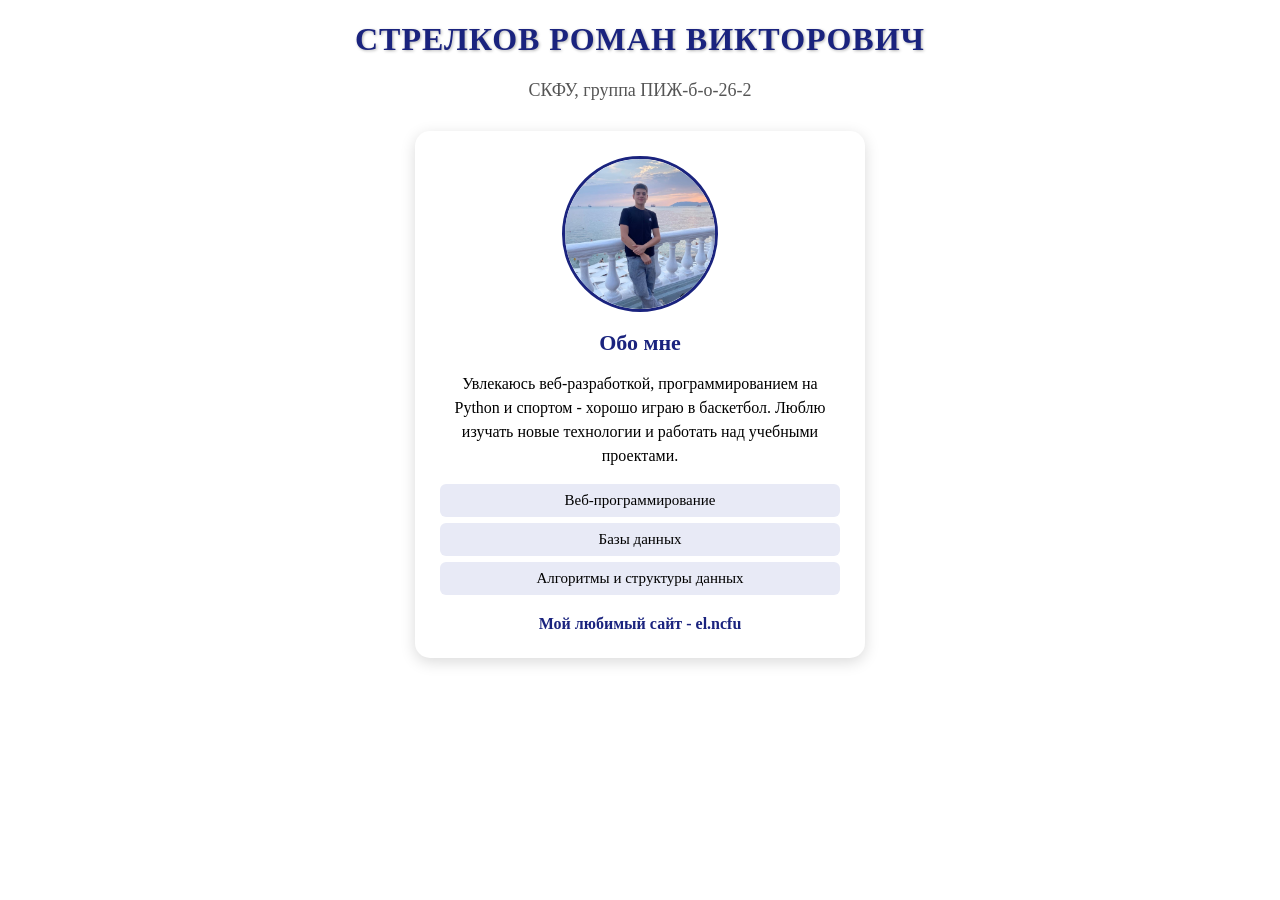
<file: Лабораторная работа №3/student-card/index.html>
<!DOCTYPE html>
<html lang="ru">
<head>
 <meta charset="UTF-8">
 <meta name="viewport" content="width=device-width, initial-scale=1.0">
 <title>Карточка студента</title>
 <link rel="stylesheet" href="styles.css">
</head>
<body>
 <h1>Стрелков Роман Викторович</h1>
 <p class="institution">СКФУ, группа ПИЖ-б-о-26-2</p>
 <div class="card">
 <!-- Аватар -->
 <img src="avatar.jpg" alt="Фото студента" class="avatar">
 <h2>Обо мне</h2>
 <p>
 Увлекаюсь веб-разработкой, программированием на Python
 и спортом - хорошо играю в баскетбол. Люблю изучать новые технологии
 и работать над учебными проектами.
 </p>
 <ul>
 <li>Веб-программирование</li>
 <li>Базы данных</li>
 <li>Алгоритмы и структуры данных</li>
 </ul>
 <a href="https://el.ncfu.ru/" target="_blank">
 Мой любимый сайт - el.ncfu
 </a>
 </div>
</body>
</html>
</file>
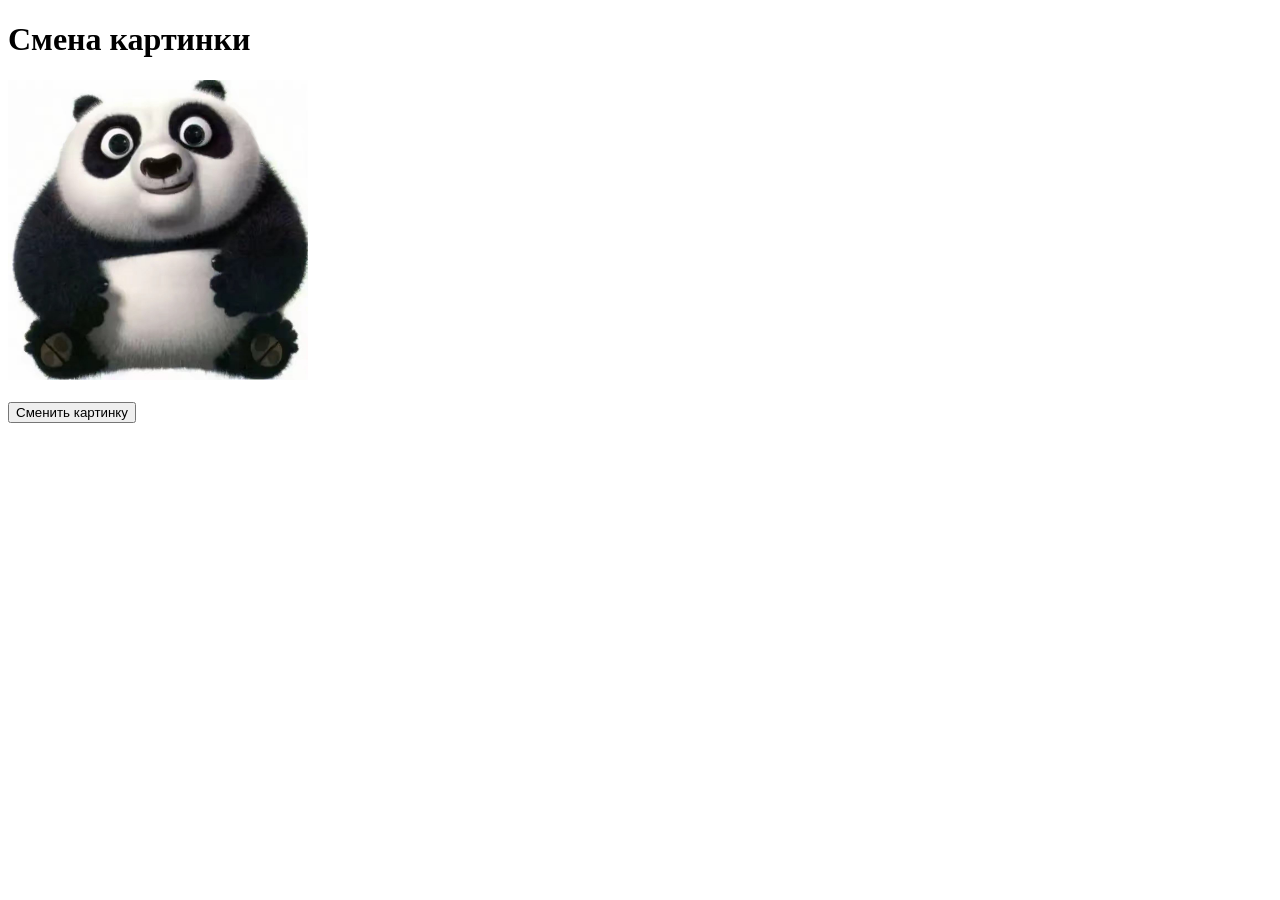
<file: Лабораторная работа №4/Ramzesio/index.html>
<!DOCTYPE html>
<html lang="ru">
<head>
    <meta charset="UTF-8">
    <title>Смена картинки</title>
</head>
<body>
    <h1>Смена картинки</h1>
    
    <!-- Картинка. Изначально стоит image1.jpg -->
    <img id="myImage" src="image1.jpg" alt="Картинка" width="300">
    
    <br><br>
    
    <!-- Кнопка -->
    <button id="changeBtn">Сменить картинку</button>

    <!-- Подключаем скрипт -->
    <script src="script.js"></script>
</body>
</html>
</file>
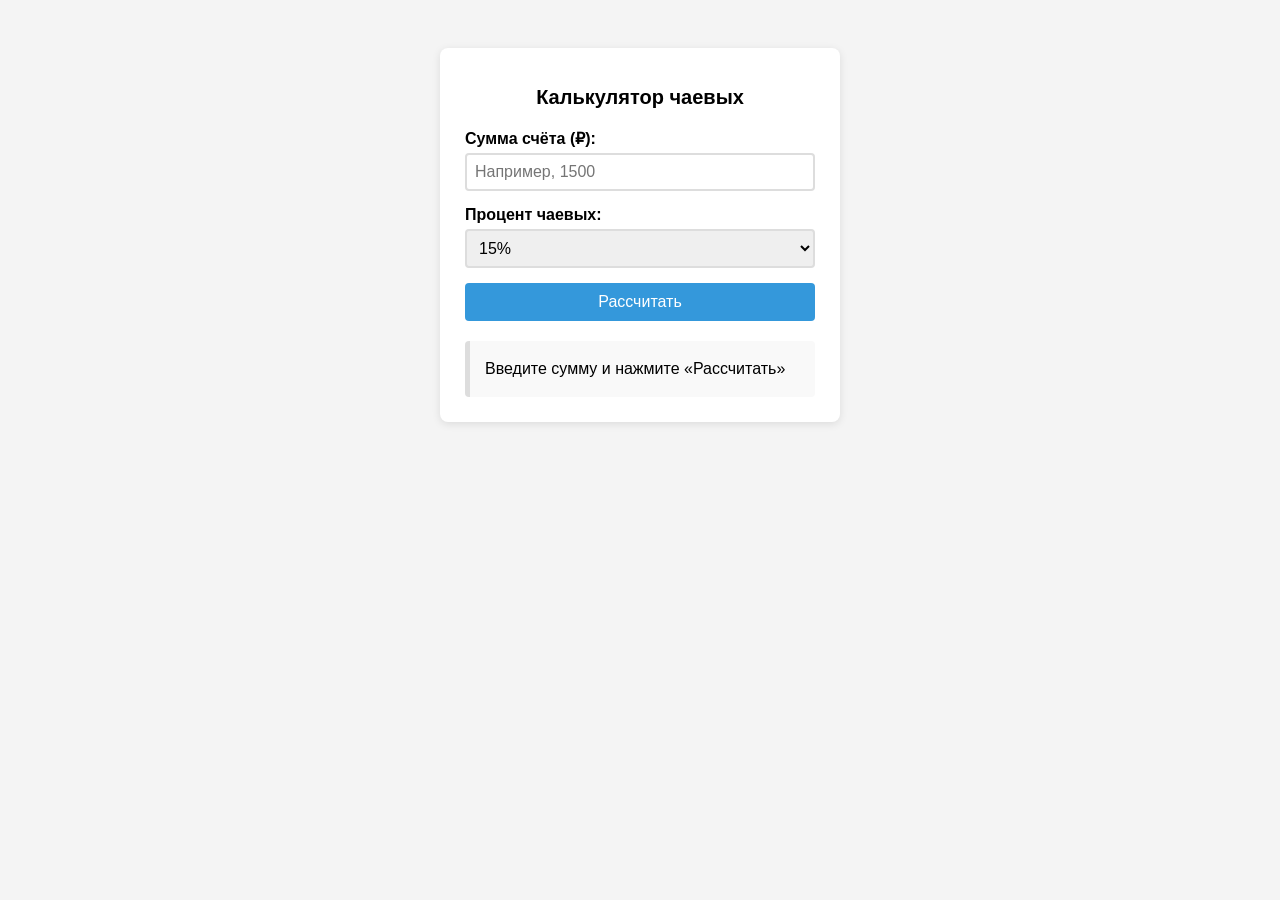
<file: Лабораторная работа №4/tip-calculator/index.html>
<!DOCTYPE html> 
<html lang="ru"> 
<head> 
<meta charset="UTF-8"> 
<title>Калькулятор чаевых</title> 
<style> 
body { 
font-family: Arial, sans-serif; 
background: #f4f4f4; 
display: flex; 
justify-content: center; 
padding: 40px; 
} 
.container { 
background: #fff; 
padding: 25px; 
      border-radius: 8px; 
      width: 350px; 
      box-shadow: 0 2px 8px rgba(0, 0, 0, 0.1); 
    } 
 
    h1 { 
      font-size: 20px; 
      margin-bottom: 20px; 
      text-align: center; 
    } 
 
    label { 
      display: block; 
      margin-bottom: 5px; 
      font-weight: bold; 
    } 
 
    input, 
    select { 
      width: 100%; 
      padding: 8px; 
      margin-bottom: 15px; 
      border: 2px solid #ddd; 
      border-radius: 4px; 
      font-size: 16px; 
      box-sizing: border-box; 
    } 
 
    button { 
      width: 100%; 
      padding: 10px; 
      background: #3498db; 
      color: #fff; 
      border: none; 
      border-radius: 4px; 
      font-size: 16px; 
      cursor: pointer; 
    } 
 
    button:hover { 
      background: #2980b9; 
    } 
 
    #result { 
margin-top: 20px; 
padding: 15px; 
border-left: 5px solid #ddd; 
background: #f9f9f9; 
border-radius: 4px; 
line-height: 1.6; 
} 
</style> 
</head> 
<body> 
<div class="container"> 
<h1>Калькулятор чаевых</h1> 
<!-- Поле для суммы счёта --> 
<label for="bill">Сумма счёта (₽):</label> 
<input type="number" id="bill" placeholder="Например, 1500"> 
<!-- Выпадающий список с процентом --> 
<label for="tip">Процент чаевых:</label> 
<select id="tip"> 
<option value="5">5%</option> 
<option value="10">10%</option> 
<option value="15" selected>15%</option> 
<option value="20">20%</option> 
</select> 
<!-- Кнопка --> 
<button id="calcBtn">Рассчитать</button> 
<!-- Блок для результата --> 
<div id="result">Введите сумму и нажмите «Рассчитать»</div> 
</div> 
<!-- Подключаем внешний JavaScript-файл --> 
<script src="script.js"></script> 
</body> 
</html>
</file>
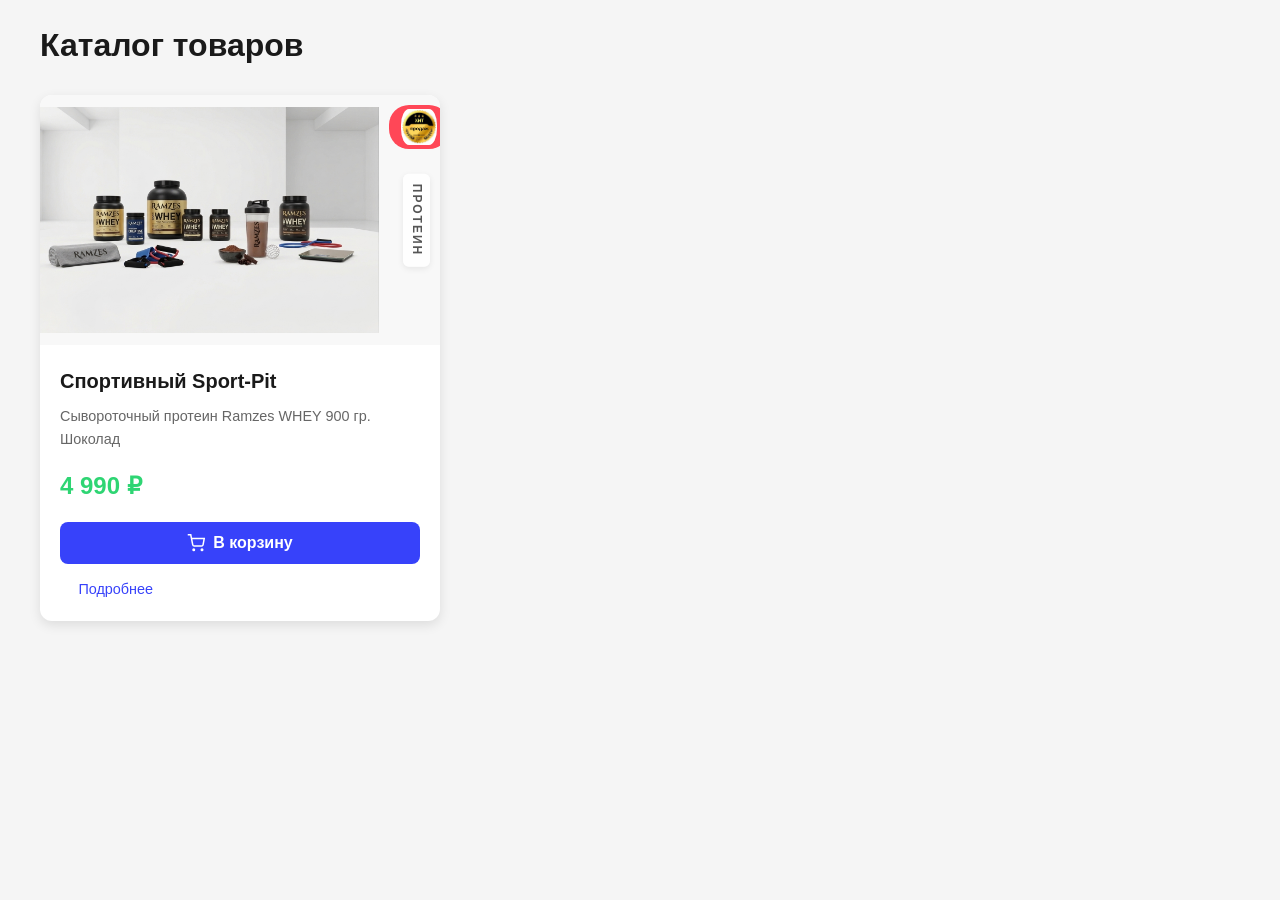
<file: Лабораторная работа №5/product-card/index.html>
<!DOCTYPE html>
<html lang="ru">
<head>
    <meta charset="UTF-8">
    <meta name="viewport" content="width=device-width, initial-scale=1.0">
    <title>Sport-Pit от Ramzesio</title>
    <link rel="stylesheet" href="styles.css">
</head>
<body>
    <main>
        <h1>Каталог товаров</h1>

        <!-- Область для объявлений скринридерам -->
        <div
            aria-live="polite"
            aria-atomic="true"
            class="visually-hidden"
            id="live-region">
        </div>

        <!-- Карточка товара -->
        <article
            class="card"
            aria-labelledby="product-title"
            aria-describedby="product-desc">

            <!-- Изображение товара и бейджи -->
            <div class="card__image-wrapper">
                <img
                    src="images/product.jpg"
                    alt="Сывороточный протеин Ramzes WHEY, шоколад"
                    class="card__image">

<!-- Декоративное изображение (скрыто от скринридеров) -->
<div class="card__image-wrapper">
    <img src="images/product.jpg" alt="" aria-hidden="true" class="card__image">
    
    <!-- А вот тут теперь картинка бейджа -->
    <img src="images/badge.png" alt="" aria-hidden="true" class="card__badge">
</div>

                <span class="card__category">
                    Протеин
                </span>
            </div>

            <!-- Контентная часть -->
            <div class="card__content">
                <h2 class="card__title" id="product-title">
                    Спортивный Sport-Pit
                </h2>

                <p class="card__description" id="product-desc">
                    Сывороточный протеин Ramzes WHEY 900 гр. Шоколад
                </p>

                <!-- Цена -->
                <p class="card__price">
                    <span class="card__price-value" aria-label="4990 рублей">
                        4 990 ₽
                    </span>
                </p>

                <!-- Кнопка добавления в корзину -->
<button
    class="card__button button button--primary"
    type="button"
    aria-label="Добавить протеин в корзину"
    onclick="addToCart()">
    <svg class="button__icon" aria-hidden="true" width="18" height="18" viewBox="0 0 24 24" fill="none" stroke="currentColor" stroke-width="2">
        <circle cx="9" cy="21" r="1"></circle>
        <circle cx="20" cy="21" r="1"></circle>
        <path d="M1 1h4l2.68 13.39a2 2 0 0 0 2 1.61h9.72a2 2 0 0 0 2-1.61L23 6H6"></path>
    </svg>
    <span class="button__text">В корзину</span>
</button>

                <!-- Ссылка Подробнее -->
                <a
                    href="#"
                    class="card__link link"
                    aria-label="Подробнее о протеине">
                    Подробнее
                </a>
            </div>
        </article>
    </main>

    <!-- JavaScript -->
    <script>
        function addToCart() {
            const liveRegion = document.getElementById('live-region');
            liveRegion.textContent = 'Товар добавлен в корзину';

            setTimeout(() => {
                liveRegion.textContent = '';
            }, 300
</file>
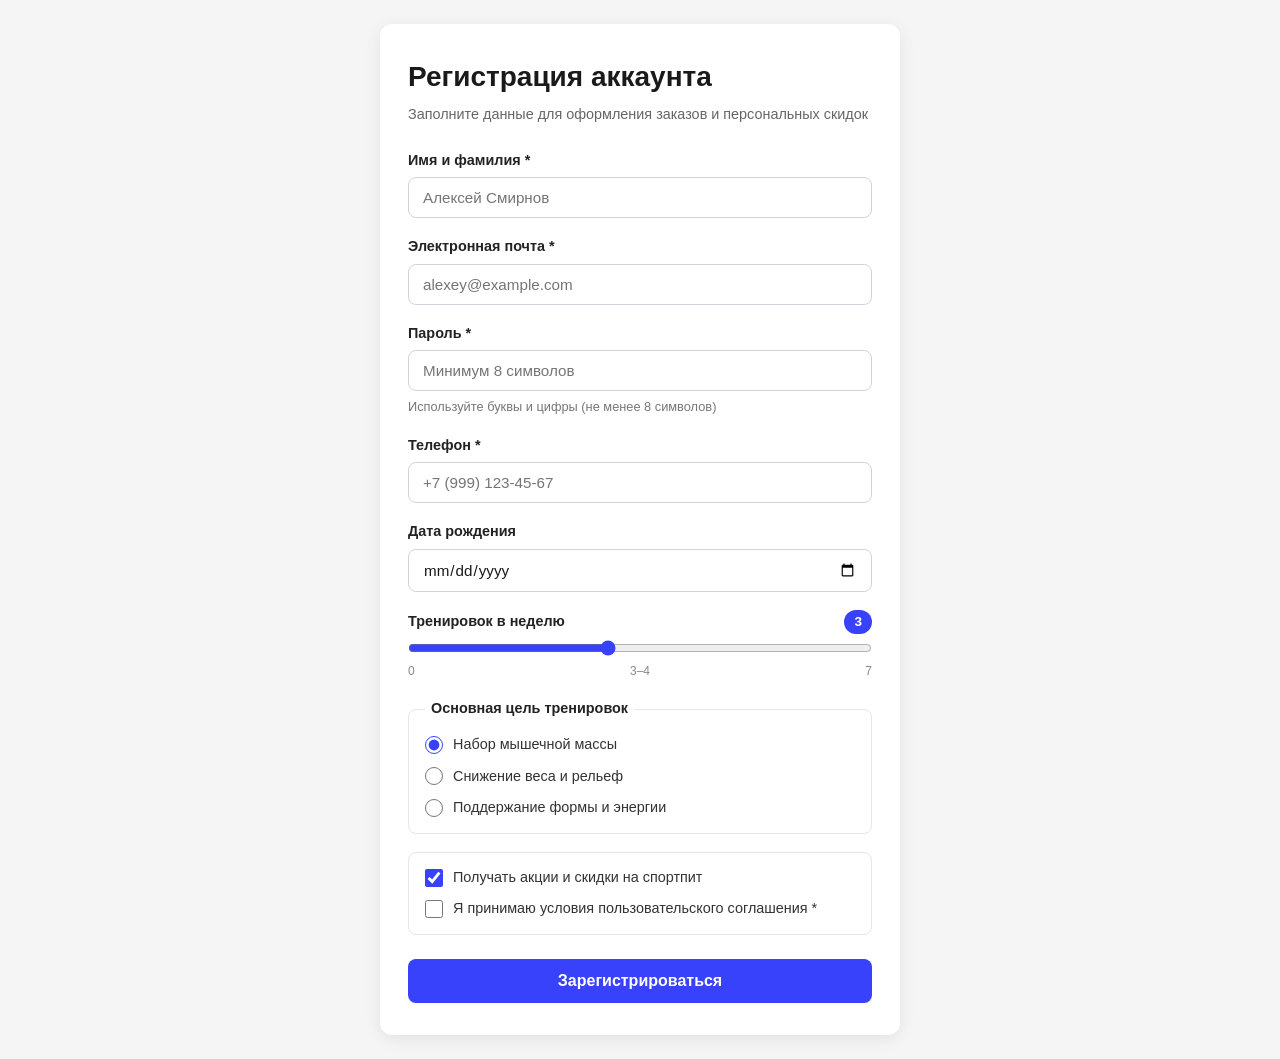
<file: Лабораторная работа №5/Ramzesio/index.html>
<!DOCTYPE html>
<html lang="ru">
<head>
    <meta charset="UTF-8">
    <meta name="viewport" content="width=device-width, initial-scale=1.0">
    <title>Регистрация — Sport-Pit от Ramzesio</title>
    <link rel="stylesheet" href="register.css">
</head>
<body>
    <main class="page">
        <section class="form-card" aria-labelledby="form-title">
            <h1 class="form-card__title" id="form-title">Регистрация аккаунта</h1>
            <p class="form-card__subtitle">Заполните данные для оформления заказов и персональных скидок</p>

            <form class="form" action="#" method="post">
                <!-- 1. TEXT -->
                <div class="form__group">
                    <label class="form__label" for="user-name">Имя и фамилия *</label>
                    <input
                        class="form__input"
                        type="text"
                        id="user-name"
                        name="name"
                        placeholder="Алексей Смирнов"
                        autocomplete="name"
                        required>
                </div>

                <!-- 2. EMAIL -->
                <div class="form__group">
                    <label class="form__label" for="user-email">Электронная почта *</label>
                    <input
                        class="form__input"
                        type="email"
                        id="user-email"
                        name="email"
                        placeholder="alexey@example.com"
                        autocomplete="email"
                        required>
                </div>

                <!-- 3. PASSWORD -->
                <div class="form__group">
                    <label class="form__label" for="user-password">Пароль *</label>
                    <input
                        class="form__input"
                        type="password"
                        id="user-password"
                        name="password"
                        placeholder="Минимум 8 символов"
                        minlength="8"
                        autocomplete="new-password"
                        aria-describedby="password-hint"
                        required>
                    <span class="form__hint" id="password-hint">Используйте буквы и цифры (не менее 8 символов)</span>
                </div>

                <!-- 4. TEL -->
                <div class="form__group">
                    <label class="form__label" for="user-phone">Телефон *</label>
                    <input
                        class="form__input"
                        type="tel"
                        id="user-phone"
                        name="phone"
                        placeholder="+7 (999) 123-45-67"
                        autocomplete="tel"
                        required>
                </div>

                <!-- 5. DATE -->
                <div class="form__group">
                    <label class="form__label" for="user-birthdate">Дата рождения</label>
                    <input
                        class="form__input"
                        type="date"
                        id="user-birthdate"
                        name="birthdate"
                        min="1940-01-01"
                        max="2012-12-31">
                </div>

                <!-- 6. RANGE -->
                <div class="form__group">
                    <div class="form__range-header">
                        <label class="form__label" for="training-freq">Тренировок в неделю</label>
                        <output class="form__range-value" id="freq-output" for="training-freq">3</output>
                    </div>
                    <input
                        class="form__range"
                        type="range"
                        id="training-freq"
                        name="training_frequency"
                        min="0"
                        max="7"
                        step="1"
                        value="3"
                        oninput="document.getElementById('freq-output').value = this.value">
                    <div class="form__range-scale" aria-hidden="true">
                        <span>0</span>
                        <span>3–4</span>
                        <span>7</span>
                    </div>
                </div>

                <!-- 7. RADIO (группа в fieldset + legend) -->
                <fieldset class="form__fieldset">
                    <legend class="form__legend">Основная цель тренировок</legend>

                    <label class="form__choice">
                        <input
                            class="form__radio"
                            type="radio"
                            name="goal"
                            value="mass"
                            checked>
                        <span>Набор мышечной массы</span>
                    </label>

                    <label class="form__choice">
                        <input
                            class="form__radio"
                            type="radio"
                            name="goal"
                            value="weight-loss">
                        <span>Снижение веса и рельеф</span>
                    </label>

                    <label class="form__choice">
                        <input
                            class="form__radio"
                            type="radio"
                            name="goal"
                            value="tone">
                        <span>Поддержание формы и энергии</span>
                    </label>
                </fieldset>

                <!-- 8. CHECKBOX -->
                <fieldset class="form__fieldset">
                    <legend class="visually-hidden">Согласие и подписка</legend>

                    <label class="form__choice">
                        <input
                            class="form__checkbox"
                            type="checkbox"
                            name="newsletter"
                            value="yes"
                            checked>
                        <span>Получать акции и скидки на спортпит</span>
                    </label>

                    <label class="form__choice">
                        <input
                            class="form__checkbox"
                            type="checkbox"
                            name="terms"
                            value="agreed"
                            required>
                        <span>Я принимаю условия пользовательского соглашения *</span>
                    </label>
                </fieldset>

                <button class="button button--primary" type="submit">
                    Зарегистрироваться
                </button>
            </form>
        </section>
    </main>
</body>
</html>
</file>
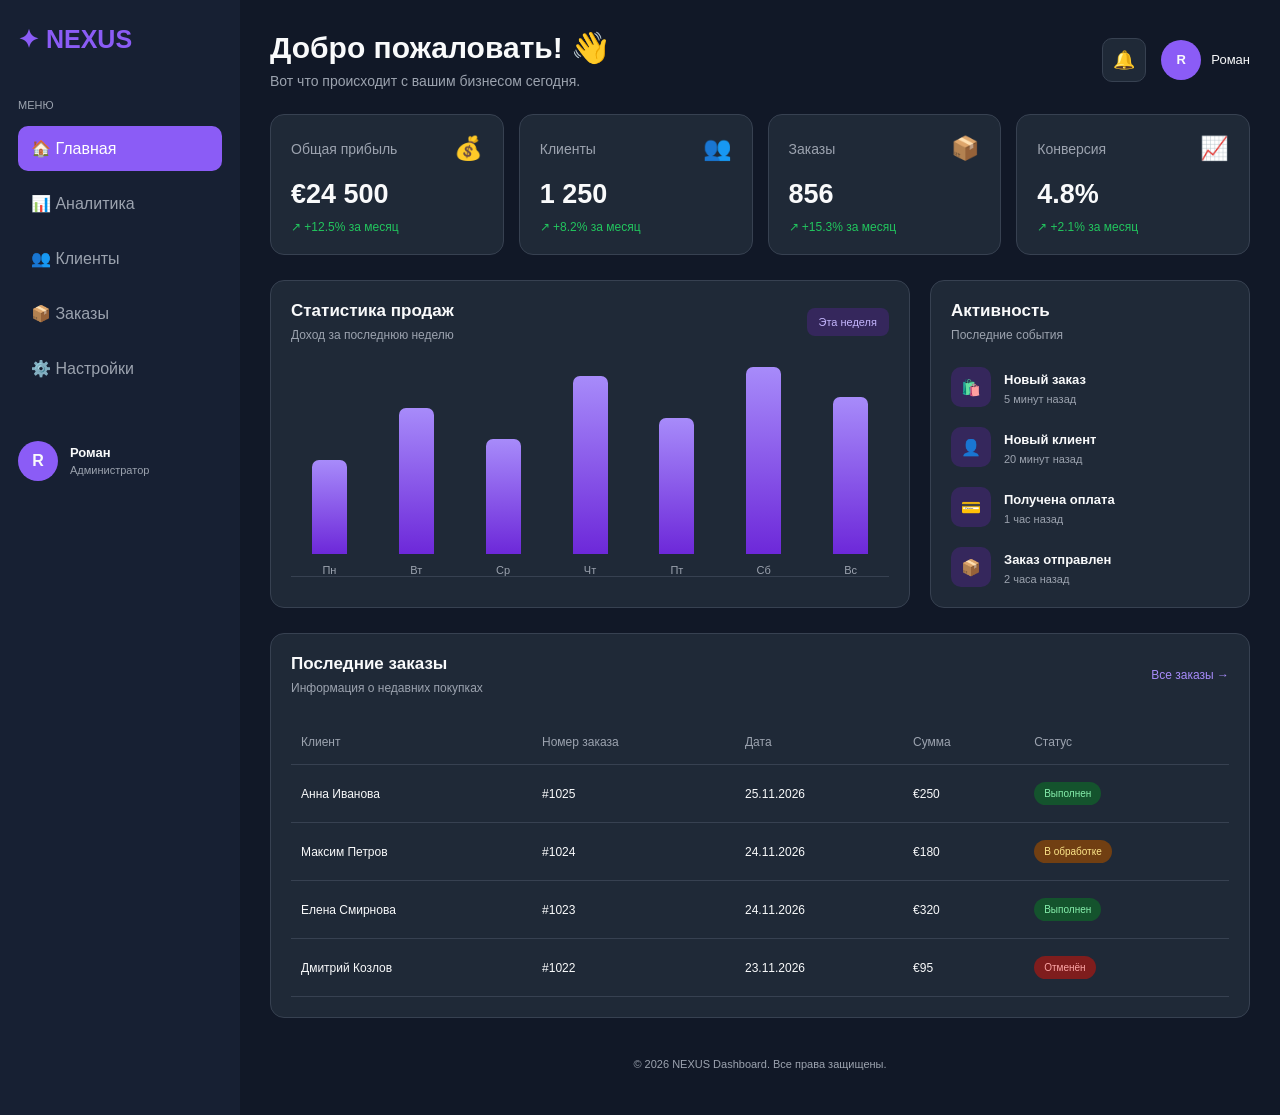
<file: Лабораторная работа №6/NEXUS/index.html>
<!DOCTYPE html>
<html lang="ru">
<head>
    <meta charset="UTF-8">
    <meta name="viewport" content="width=device-width, initial-scale=1.0">
    <title>NEXUS — Dashboard</title>
    <link rel="stylesheet" href="style.css">
</head>
<body>

<div class="dashboard">

    <!-- Боковое меню -->
    <aside class="sidebar">
        <div class="sidebar__logo">✦ NEXUS</div>

        <p class="sidebar__title">МЕНЮ</p>

        <nav class="sidebar__nav">
            <a href="#" class="sidebar__link sidebar__link--active">
                🏠 Главная
            </a>
            <a href="#" class="sidebar__link">
                📊 Аналитика
            </a>
            <a href="#" class="sidebar__link">
                👥 Клиенты
            </a>
            <a href="#" class="sidebar__link">
                📦 Заказы
            </a>
            <a href="#" class="sidebar__link">
                ⚙️ Настройки
            </a>
        </nav>

        <div class="sidebar__bottom">
            <div class="sidebar__user">
                <div class="sidebar__avatar">R</div>
                <div>
                    <strong>Роман</strong>
                    <span>Администратор</span>
                </div>
            </div>
        </div>
    </aside>

    <!-- Основная часть -->
    <main class="main">

        <!-- Шапка -->
        <header class="header">
            <div class="header__welcome">
                <h1>Добро пожаловать! 👋</h1>
                <p>Вот что происходит с вашим бизнесом сегодня.</p>
            </div>

            <div class="header__right">
                <button class="header__notification">🔔</button>
                <div class="header__profile">
                    <div class="header__avatar">R</div>
                    <span>Роман</span>
                </div>
            </div>
        </header>

        <!-- Статистика -->
        <section class="stats">
            <article class="stat-card">
                <div class="stat-card__top">
                    <span>Общая прибыль</span>
                    <span class="stat-card__icon">💰</span>
                </div>
                <h2>€24 500</h2>
                <p class="stat-card__growth">↗ +12.5% за месяц</p>
            </article>

            <article class="stat-card">
                <div class="stat-card__top">
                    <span>Клиенты</span>
                    <span class="stat-card__icon">👥</span>
                </div>
                <h2>1 250</h2>
                <p class="stat-card__growth">↗ +8.2% за месяц</p>
            </article>

            <article class="stat-card">
                <div class="stat-card__top">
                    <span>Заказы</span>
                    <span class="stat-card__icon">📦</span>
                </div>
                <h2>856</h2>
                <p class="stat-card__growth">↗ +15.3% за месяц</p>
            </article>

            <article class="stat-card">
                <div class="stat-card__top">
                    <span>Конверсия</span>
                    <span class="stat-card__icon">📈</span>
                </div>
                <h2>4.8%</h2>
                <p class="stat-card__growth">↗ +2.1% за месяц</p>
            </article>
        </section>

        <!-- Аналитика -->
        <section class="analytics">

            <div class="panel analytics__chart">
                <div class="panel__header">
                    <div>
                        <h2>Статистика продаж</h2>
                        <p>Доход за последнюю неделю</p>
                    </div>
                    <span class="panel__badge">Эта неделя</span>
                </div>

                <div class="chart">
                    <div class="chart__bars">
                        <div class="chart__item">
                            <div class="chart__bar" style="height: 45%"></div>
                            <span>Пн</span>
                        </div>
                        <div class="chart__item">
                            <div class="chart__bar" style="height: 70%"></div>
                            <span>Вт</span>
                        </div>
                        <div class="chart__item">
                            <div class="chart__bar" style="height: 55%"></div>
                            <span>Ср</span>
                        </div>
                        <div class="chart__item">
                            <div class="chart__bar" style="height: 85%"></div>
                            <span>Чт</span>
                        </div>
                        <div class="chart__item">
                            <div class="chart__bar" style="height: 65%"></div>
                            <span>Пт</span>
                        </div>
                        <div class="chart__item">
                            <div class="chart__bar" style="height: 95%"></div>
                            <span>Сб</span>
                        </div>
                        <div class="chart__item">
                            <div class="chart__bar" style="height: 75%"></div>
                            <span>Вс</span>
                        </div>
                    </div>
                </div>
            </div>

            <!-- Активность -->
            <div class="panel analytics__activity">
                <div class="panel__header">
                    <div>
                        <h2>Активность</h2>
                        <p>Последние события</p>
                    </div>
                </div>

                <div class="activity">
                    <div class="activity__item">
                        <span class="activity__icon">🛍️</span>
                        <div>
                            <strong>Новый заказ</strong>
                            <p>5 минут назад</p>
                        </div>
                    </div>

                    <div class="activity__item">
                        <span class="activity__icon">👤</span>
                        <div>
                            <strong>Новый клиент</strong>
                            <p>20 минут назад</p>
                        </div>
                    </div>

                    <div class="activity__item">
                        <span class="activity__icon">💳</span>
                        <div>
                            <strong>Получена оплата</strong>
                            <p>1 час назад</p>
                        </div>
                    </div>

                    <div class="activity__item">
                        <span class="activity__icon">📦</span>
                        <div>
                            <strong>Заказ отправлен</strong>
                            <p>2 часа назад</p>
                        </div>
                    </div>
                </div>
            </div>

        </section>

        <!-- Последние заказы -->
        <section class="panel orders">
            <div class="panel__header">
                <div>
                    <h2>Последние заказы</h2>
                    <p>Информация о недавних покупках</p>
                </div>
                <a href="#" class="orders__all">Все заказы →</a>
            </div>

            <div class="orders__table-wrap">
                <table class="orders__table">
                    <thead>
                        <tr>
                            <th>Клиент</th>
                            <th>Номер заказа</th>
                            <th>Дата</th>
                            <th>Сумма</th>
                            <th>Статус</th>
                        </tr>
                    </thead>

                    <tbody>
                        <tr>
                            <td>Анна Иванова</td>
                            <td>#1025</td>
                            <td>25.11.2026</td>
                            <td>€250</td>
                            <td><span class="status status--done">Выполнен</span></td>
                        </tr>

                        <tr>
                            <td>Максим Петров</td>
                            <td>#1024</td>
                            <td>24.11.2026</td>
                            <td>€180</td>
                            <td><span class="status status--pending">В обработке</span></td>
                        </tr>

                        <tr>
                            <td>Елена Смирнова</td>
                            <td>#1023</td>
                            <td>24.11.2026</td>
                            <td>€320</td>
                            <td><span class="status status--done">Выполнен</span></td>
                        </tr>

                        <tr>
                            <td>Дмитрий Козлов</td>
                            <td>#1022</td>
                            <td>23.11.2026</td>
                            <td>€95</td>
                            <td><span class="status status--cancel">Отменён</span></td>
                        </tr>
                    </tbody>
                </table>
            </div>
        </section>

        <!-- Подвал -->
        <footer class="footer">
            <p>© 2026 NEXUS Dashboard. Все права защищены.</p>
        </footer>

    </main>
</div>

</body>
</html>
</file>
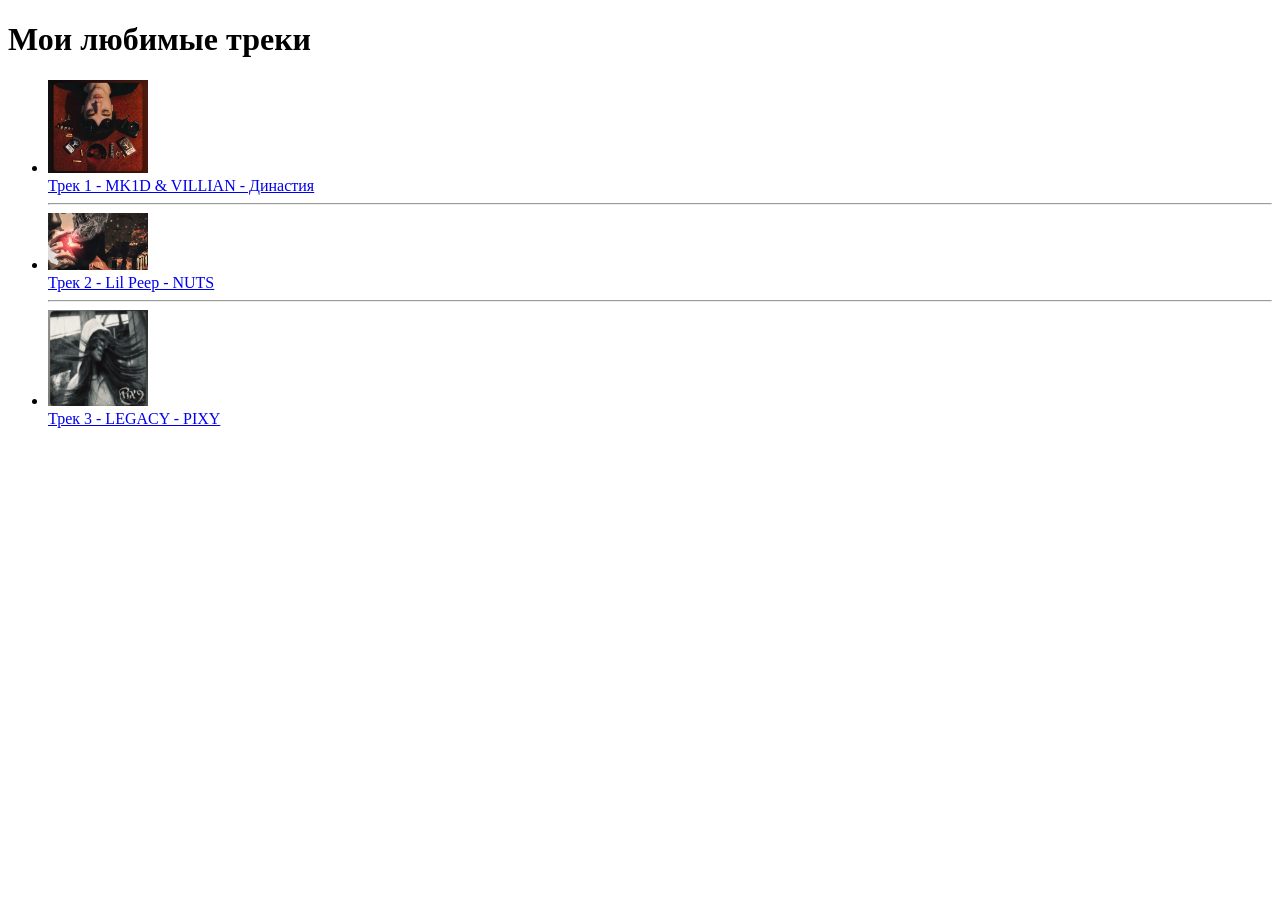
<file: Лабораторная работа №3/Вариант 6/Ramzes.html>
<!DOCTYPE html>
<html lang="ru">
<head>
<meta charset="UTF-8">
<title>Мои любимые треки</title>
</head>
<body>
<h1>Мои любимые треки</h1>
<ul>
<li>
<img src="династия.jpg" alt="Династия" width="100"><br>
<a href="https://youtu.be/J7NFL-eOxiQ" target="_blank">Трек 1 - MK1D & VILLIAN - Династия</a>
<hr>
</li>
<li>
<img src="nuts.jpg" alt="Nuts" width="100"><br>
<a href="https://youtu.be/osPq9Yb8xm8" target="_blank">Трек 2 - Lil Peep - NUTS</a>
<hr>
</li>
<li>
<img src="pixy.jpg" alt="LEGACY" width="100"><br>
<a href="https://youtu.be/DSxM6-u2LSs" target="_blank">Трек 3 - LEGACY - PIXY </a>
</li>
</ul>
</body>
</html>
</file>
<file: Лабораторная работа №3/student-card/styles.css>
css
body {
 font-family: Arial, sans-serif;
 background-color: #f4f6f8;
 color: #333;
 margin: 0;
 padding: 30px;
}
h1 {
 text-align: center;
 text-transform: uppercase;
 color: #1a237e;
 letter-spacing: 1px;
 text-shadow: 1px 1px 3px rgba(0, 0, 0, 0.3); /* тень текста */
}
.institution {
 text-align: center;
 font-size: 18px;
 color: #555;
 margin-bottom: 30px;
}

.card {
 width: 400px; 
 margin: 0 auto;
 padding: 25px;
 background-color: #ffffff; 
 border-radius: 15px; 
 box-shadow: 0 4px 15px rgba(0, 0, 0, 0.15);
 text-align: center;
}
.avatar {
 width: 150px;
 height: 150px;
 border-radius: 50%;
 border: 3px solid #1a237e; 
 object-fit: cover; 
 display: block;
 margin: 0 auto 15px; 
}
.card h2 {
 color: #1a237e;
 font-size: 22px;
 margin-bottom: 10px;
}

.card p {
 line-height: 1.5; 
 font-size: 16px;
 margin-bottom: 15px;
}

.card ul {
 list-style: none;
 padding: 0;
 margin-bottom: 20px;
}
.card ul li {
 background-color: #e8eaf6;
 padding: 8px 12px;
 margin-bottom: 6px;
 border-radius: 6px;
 font-size: 15px;
}
.card a {
 color: #1a237e;
 text-decoration: none; 
 font-weight: bold;
 transition: color 0.3s; 
}
.card a:hover {
 color: #e53935; 
 text-decoration: underline;
}
</file>
<file: Лабораторная работа №5/product-card/styles.css>
/* ===== Базовые стили ===== */
* {
  box-sizing: border-box;
  margin: 0;
  padding: 0;
}

body {
  font-family: 'Segoe UI', Arial, sans-serif;
  background-color: #f5f5f5;
  color: #333;
  line-height: 1.6;
  padding: 20px;
}

main {
  max-width: 1200px;
  margin: 0 auto;
}

h1 {
  font-size: 2rem;
  margin-bottom: 24px;
  color: #1a1a1a;
}

/* ===== Утилита: визуальное скрытие ===== */
.visually-hidden {
  position: absolute;
  width: 1px;
  height: 1px;
  margin: -1px;
  padding: 0;
  overflow: hidden;
  clip: rect(0, 0, 0, 0);
  white-space: nowrap;
  border: 0;
}

/* ===== Блок: card ===== */
.card {
  background: #fff;
  border-radius: 12px;
  box-shadow: 0 4px 12px rgba(0, 0, 0, 0.1);
  overflow: hidden;
  max-width: 400px;
  transition: box-shadow 0.3s ease, transform 0.3s ease;
}

.card:hover {
  box-shadow: 0 8px 24px rgba(0, 0, 0, 0.15);
  transform: translateY(-4px);
}

/* Элемент: card__image-wrapper */
.card__image-wrapper {
  position: relative;
  background: #f8f8f8;
  height: 250px;
  padding: 12px 36px 12px 12px;
  display: flex;
  align-items: center;
  justify-content: center;
}

/* Элемент: card__image */
.card__image {
  width: 100%;
  height: 100%;
  object-fit: contain;
}

/* Элемент: card__badge (Хит продаж) */
.card__badge {
  position: absolute;
  top: 12px;
  left: 12px;
  background: #ff4757;
  color: #fff;
  padding: 4px 12px;
  border-radius: 20px;
  font-size: 0.75rem;
  font-weight: 700;
  text-transform: uppercase;
  letter-spacing: 0.5px;
}

/* Элемент: card__category (Протеин сбоку справа) */
.card__category {
  position: absolute;
  top: 50%;
  right: 10px;
  transform: translateY(-50%);
  writing-mode: vertical-rl;
  text-transform: uppercase;
  letter-spacing: 2px;
  font-size: 0.75rem;
  font-weight: 700;
  color: #555;
  background: rgba(255, 255, 255, 0.9);
  padding: 10px 4px;
  border-radius: 6px;
  box-shadow: 0 2px 6px rgba(0, 0, 0, 0.08);
}

/* Элемент: card__content */
.card__content {
  padding: 20px;
}

/* Элемент: card__title */
.card__title {
  font-size: 1.25rem;
  margin-bottom: 8px;
  color: #1a1a1a;
}

/* Элемент: card__description */
.card__description {
  font-size: 0.9rem;
  color: #666;
  margin-bottom: 16px;
}

/* Элемент: card__price */
.card__price {
  font-size: 1.5rem;
  font-weight: 700;
  color: #2ed573;
  margin-bottom: 16px;
}

/* Элемент: card__button */
.card__button {
  margin-bottom: 12px;
}

/* Элемент: card__link */
.card__link {
  display: inline-block;
  font-size: 0.9rem;
}

/* ===== Блок: button ===== */
.button {
  display: inline-flex;
  align-items: center;
  justify-content: center;
  gap: 8px;
  padding: 12px 24px;
  border: none;
  border-radius: 8px;
  font-size: 1rem;
  font-weight: 600;
  cursor: pointer;
  transition: background-color 0.3s ease, transform 0.1s ease;
  width: 100%;
}

/* Модификатор: button--primary */
.button--primary {
  background-color: #3742fa;
  color: #fff;
}

.button--primary:hover {
  background-color: #2c36d9;
}

.button--primary:focus {
  outline: 3px solid #ffa502;
  outline-offset: 2px;
}

.button--primary:active {
  background-color: #1e27b8;
  transform: scale(0.98);
}

/* ===== Блок: link ===== */
.link {
  color: #3742fa;
  text-decoration: none;
  position: relative;
  transition: color 0.3s ease;
}

.link:hover {
  color: #2c36d9;
}

.link:focus {
  outline: 3px solid #ffa502;
  outline-offset: 2px;
}

.link:active {
  color: #1e27b8;
}

/* Псевдоэлемент: подчёркивание при наведении */
.link::after {
  content: '';
  position: absolute;
  left: 0;
  bottom: -2px;
  width: 0;
  height: 2px;
  background-color: #3742fa;
  transition: width 0.3s ease;
}

.link:hover::after {
  width: 100%;
}

/* Псевдоэлемент: декоративная стрелка перед ссылкой */
.link::before {
  content: '→ ';
  opacity: 0;
  transition: opacity 0.3s ease, transform 0.3s ease;
  display: inline-block;
  transform: translateX(-5px);
}

.link:hover::before {
  opacity: 1;
  transform: translateX(0);
}
.card__image-wrapper {
    position: relative; /* Чтобы бейдж позиционировался относительно картинки */
}

.card__badge {
    position: absolute; /* Накладываем поверх */
    top: 10px;          /* Отступ сверху */
    left: 10px;         /* Отступ слева */
    width: 60px;        /* Размер бейджа */
    height: auto;
}
</file>
<file: Лабораторная работа №5/Ramzesio/register.css>
/* ===== Базовые стили ===== */
* {
  box-sizing: border-box;
  margin: 0;
  padding: 0;
}

body {
  font-family: 'Segoe UI', Arial, sans-serif;
  background-color: #f5f5f5;
  color: #333;
  line-height: 1.5;
  padding: 24px 16px;
}

.visually-hidden {
  position: absolute;
  width: 1px;
  height: 1px;
  margin: -1px;
  padding: 0;
  overflow: hidden;
  clip: rect(0, 0, 0, 0);
  white-space: nowrap;
  border: 0;
}

/* ===== Карточка формы ===== */
.page {
  max-width: 520px;
  margin: 0 auto;
}

.form-card {
  background: #fff;
  border-radius: 12px;
  box-shadow: 0 4px 16px rgba(0, 0, 0, 0.08);
  padding: 32px 28px;
}

.form-card__title {
  font-size: 1.75rem;
  color: #1a1a1a;
  margin-bottom: 6px;
}

.form-card__subtitle {
  font-size: 0.9rem;
  color: #666;
  margin-bottom: 24px;
}

/* ===== Поля формы ===== */
.form {
  display: flex;
  flex-direction: column;
  gap: 18px;
}

.form__group {
  display: flex;
  flex-direction: column;
  gap: 6px;
}

.form__label {
  font-size: 0.9rem;
  font-weight: 600;
  color: #222;
}

.form__input {
  width: 100%;
  padding: 11px 14px;
  border: 1.5px solid #d1d5db;
  border-radius: 8px;
  font-size: 0.95rem;
  font-family: inherit;
  color: #1a1a1a;
  transition: border-color 0.2s ease, box-shadow 0.2s ease;
}

.form__input:hover {
  border-color: #9ca3af;
}

.form__input:focus {
  outline: none;
  border-color: #3742fa;
  box-shadow: 0 0 0 3px rgba(55, 66, 250, 0.15);
}

.form__hint {
  font-size: 0.8rem;
  color: #777;
}

/* ===== Ползунок range ===== */
.form__range-header {
  display: flex;
  justify-content: space-between;
  align-items: center;
}

.form__range-value {
  background: #3742fa;
  color: #fff;
  font-weight: 700;
  font-size: 0.85rem;
  padding: 2px 10px;
  border-radius: 12px;
}

.form__range {
  width: 100%;
  accent-color: #3742fa;
  cursor: pointer;
}

.form__range-scale {
  display: flex;
  justify-content: space-between;
  font-size: 0.75rem;
  color: #888;
}

/* ===== Группы radio и checkbox ===== */
.form__fieldset {
  border: 1.5px solid #e5e7eb;
  border-radius: 8px;
  padding: 14px 16px;
  display: flex;
  flex-direction: column;
  gap: 10px;
}

.form__legend {
  padding: 0 6px;
  font-size: 0.9rem;
  font-weight: 600;
  color: #222;
}

.form__choice {
  display: flex;
  align-items: center;
  gap: 10px;
  font-size: 0.9rem;
  color: #333;
  cursor: pointer;
}

.form__radio,
.form__checkbox {
  width: 18px;
  height: 18px;
  accent-color: #3742fa;
  cursor: pointer;
  flex-shrink: 0;
}

.form__radio:focus,
.form__checkbox:focus,
.form__range:focus {
  outline: 2px solid #ffa502;
  outline-offset: 2px;
}

/* ===== Кнопка отправки ===== */
.button {
  width: 100%;
  padding: 13px 24px;
  border: none;
  border-radius: 8px;
  font-size: 1rem;
  font-weight: 600;
  cursor: pointer;
  transition: background-color 0.2s ease, transform 0.1s ease;
  margin-top: 6px;
}

.button--primary {
  background-color: #3742fa;
  color: #fff;
}

.button--primary:hover {
  background-color: #2c36d9;
}

.button--primary:focus {
  outline: 3px solid #ffa502;
  outline-offset: 2px;
}

.button--primary:active {
  background-color: #1e27b8;
  transform: scale(0.98);
}
</file>
<file: Лабораторная работа №6/NEXUS/style.css>
/* =========================
   1. ОСНОВНЫЕ НАСТРОЙКИ
========================= */

:root {
    --bg: #111827;
    --sidebar: #172033;
    --card: #1f2937;
    --card-hover: #263449;
    --accent: #8b5cf6;
    --text: #f9fafb;
    --muted: #9ca3af;
    --green: #22c55e;
    --border: #374151;
}

* {
    margin: 0;
    padding: 0;
    box-sizing: border-box;
}

body {
    font-family: Arial, sans-serif;
    background: var(--bg);
    color: var(--text);
    min-height: 100vh;
}

a {
    text-decoration: none;
    color: inherit;
}

button {
    font-family: inherit;
    cursor: pointer;
}

/* =========================
   2. ОСНОВНАЯ СЕТКА GRID
========================= */

.dashboard {
    display: grid;
    grid-template-areas:
        "main";
    min-height: 100vh;
}

/* =========================
   3. БОКОВОЕ МЕНЮ
========================= */

.sidebar {
    display: none;
    grid-area: sidebar;
    background: var(--sidebar);
    padding: 25px 18px;
}

.sidebar__logo {
    font-size: 25px;
    font-weight: bold;
    color: var(--accent);
    margin-bottom: 45px;
}

.sidebar__title {
    color: var(--muted);
    font-size: 11px;
    margin-bottom: 15px;
}

.sidebar__nav {
    display: flex;
    flex-direction: column;
    gap: 10px;
}

.sidebar__link {
    padding: 13px;
    border-radius: 10px;
    color: var(--muted);
    transition: 0.3s;
}

.sidebar__link:hover,
.sidebar__link--active {
    background: var(--accent);
    color: white;
}

.sidebar__bottom {
    margin-top: 50px;
}

.sidebar__user {
    display: flex;
    align-items: center;
    gap: 12px;
}

.sidebar__user strong {
    display: block;
    font-size: 13px;
}

.sidebar__user span {
    font-size: 11px;
    color: var(--muted);
}

.sidebar__avatar,
.header__avatar {
    width: 40px;
    height: 40px;
    border-radius: 50%;
    background: var(--accent);
    display: flex;
    align-items: center;
    justify-content: center;
    font-weight: bold;
}

/* =========================
   4. ОСНОВНОЙ КОНТЕНТ
========================= */

.main {
    grid-area: main;
    padding: 20px;
    min-width: 0;
}

/* =========================
   5. ШАПКА FLEXBOX
========================= */

.header {
    display: flex;
    flex-direction: column;
    gap: 20px;
    margin-bottom: 25px;
}

.header__welcome h1 {
    font-size: clamp(22px, 3vw, 30px);
    margin-bottom: 8px;
}

.header__welcome p {
    color: var(--muted);
    font-size: 14px;
}

.header__right {
    display: flex;
    align-items: center;
    gap: 15px;
}

.header__notification {
    background: var(--card);
    border: 1px solid var(--border);
    color: white;
    padding: 10px;
    border-radius: 10px;
    font-size: 18px;
}

.header__profile {
    display: flex;
    align-items: center;
    gap: 10px;
    font-size: 13px;
}

/* =========================
   6. КАРТОЧКИ СТАТИСТИКИ
========================= */

.stats {
    display: grid;
    grid-template-columns: 1fr;
    gap: 15px;
    margin-bottom: 25px;
}

.stat-card {
    background: var(--card);
    border: 1px solid var(--border);
    border-radius: 14px;
    padding: 20px;
    transition: 0.3s;
}

.stat-card:hover {
    background: var(--card-hover);
    transform: translateY(-5px);
}

.stat-card__top {
    display: flex;
    align-items: center;
    justify-content: space-between;
    color: var(--muted);
    font-size: 14px;
}

.stat-card__icon {
    font-size: 23px;
}

.stat-card h2 {
    font-size: 27px;
    margin: 17px 0 10px;
}

.stat-card__growth {
    color: var(--green);
    font-size: 12px;
}

/* =========================
   7. АНАЛИТИКА GRID
========================= */

.analytics {
    display: grid;
    grid-template-columns: 1fr;
    gap: 20px;
    margin-bottom: 25px;
}

.panel {
    background: var(--card);
    border: 1px solid var(--border);
    border-radius: 14px;
    padding: 20px;
    min-width: 0;
}

.panel__header {
    display: flex;
    flex-wrap: wrap;
    justify-content: space-between;
    align-items: center;
    gap: 12px;
    margin-bottom: 25px;
}

.panel__header h2 {
    font-size: 17px;
    margin-bottom: 7px;
}

.panel__header p {
    font-size: 12px;
    color: var(--muted);
}

.panel__badge {
    background: #35275c;
    color: #c4b5fd;
    padding: 8px 12px;
    border-radius: 8px;
    font-size: 11px;
}

/* =========================
   8. ГРАФИК НА FLEXBOX
========================= */

.chart {
    height: 210px;
    display: flex;
    align-items: flex-end;
}

.chart__bars {
    display: flex;
    align-items: flex-end;
    justify-content: space-around;
    width: 100%;
    height: 100%;
    gap: 10px;
    border-bottom: 1px solid var(--border);
}

.chart__item {
    display: flex;
    flex-direction: column;
    align-items: center;
    justify-content: flex-end;
    gap: 10px;
    height: 100%;
    flex: 1;
}

.chart__bar {
    width: 100%;
    max-width: 35px;
    background: linear-gradient(
        to top,
        #6d28d9,
        #a78bfa
    );
    border-radius: 7px 7px 0 0;
    transition: 0.3s;
    animation: barAppear 1s ease;
}

.chart__bar:hover {
    background: #c4b5fd;
}

.chart__item span {
    color: var(--muted);
    font-size: 11px;
}

/* =========================
   9. АКТИВНОСТЬ
========================= */

.activity {
    display: flex;
    flex-direction: column;
    gap: 20px;
}

.activity__item {
    display: flex;
    align-items: center;
    gap: 13px;
}

.activity__icon {
    width: 40px;
    height: 40px;
    background: #35275c;
    border-radius: 10px;
    display: flex;
    align-items: center;
    justify-content: center;
    flex-shrink: 0;
}

.activity__item strong {
    font-size: 13px;
}

.activity__item p {
    color: var(--muted);
    font-size: 11px;
    margin-top: 5px;
}

/* =========================
   10. ТАБЛИЦА ЗАКАЗОВ
========================= */

.orders {
    margin-bottom: 25px;
}

.orders__all {
    color: #a78bfa;
    font-size: 12px;
}

.orders__table-wrap {
    overflow-x: auto;
}

.orders__table {
    width: 100%;
    border-collapse: collapse;
    min-width: 550px;
    text-align: left;
}

.orders__table th {
    color: var(--muted);
    font-size: 12px;
    font-weight: normal;
    padding: 15px 10px;
    border-bottom: 1px solid var(--border);
}

.orders__table td {
    padding: 17px 10px;
    font-size: 12px;
    border-bottom: 1px solid var(--border);
}

.orders__table tbody tr:hover {
    background: var(--card-hover);
}

.status {
    display: inline-block;
    padding: 6px 10px;
    border-radius: 20px;
    font-size: 10px;
    white-space: nowrap;
}

.status--done {
    background: #14532d;
    color: #86efac;
}

.status--pending {
    background: #713f12;
    color: #fde68a;
}

.status--cancel {
    background: #7f1d1d;
    color: #fca5a5;
}

/* =========================
   11. ПОДВАЛ
========================= */

.footer {
    text-align: center;
    color: var(--muted);
    font-size: 11px;
    padding: 15px 0;
}

/* =========================
   12. АНИМАЦИЯ
========================= */

@keyframes barAppear {
    from {
        transform: scaleY(0);
        transform-origin: bottom;
    }

    to {
        transform: scaleY(1);
        transform-origin: bottom;
    }
}

/* =========================
   13. ПЛАНШЕТ
   MOBILE FIRST
========================= */

@media (min-width: 600px) {

    .main {
        padding: 25px;
    }

    .header {
        flex-direction: row;
        justify-content: space-between;
        align-items: center;
    }

    .stats {
        grid-template-columns: repeat(2, minmax(0, 1fr));
    }

    .analytics {
        grid-template-columns: 1fr 1fr;
    }

}

/* =========================
   14. КОМПЬЮТЕР
========================= */

@media (min-width: 1025px) {

    .dashboard {
        grid-template-columns: 240px minmax(0, 1fr);
        grid-template-areas:
            "sidebar main";
    }

    .sidebar {
        display: block;
        min-height: 100vh;
    }

    .main {
        padding: 30px;
    }

    .stats {
        grid-template-columns: repeat(4, minmax(0, 1fr));
    }

    .analytics {
        grid-template-columns: minmax(0, 2fr) minmax(240px, 1fr);
    }

}
</file>
